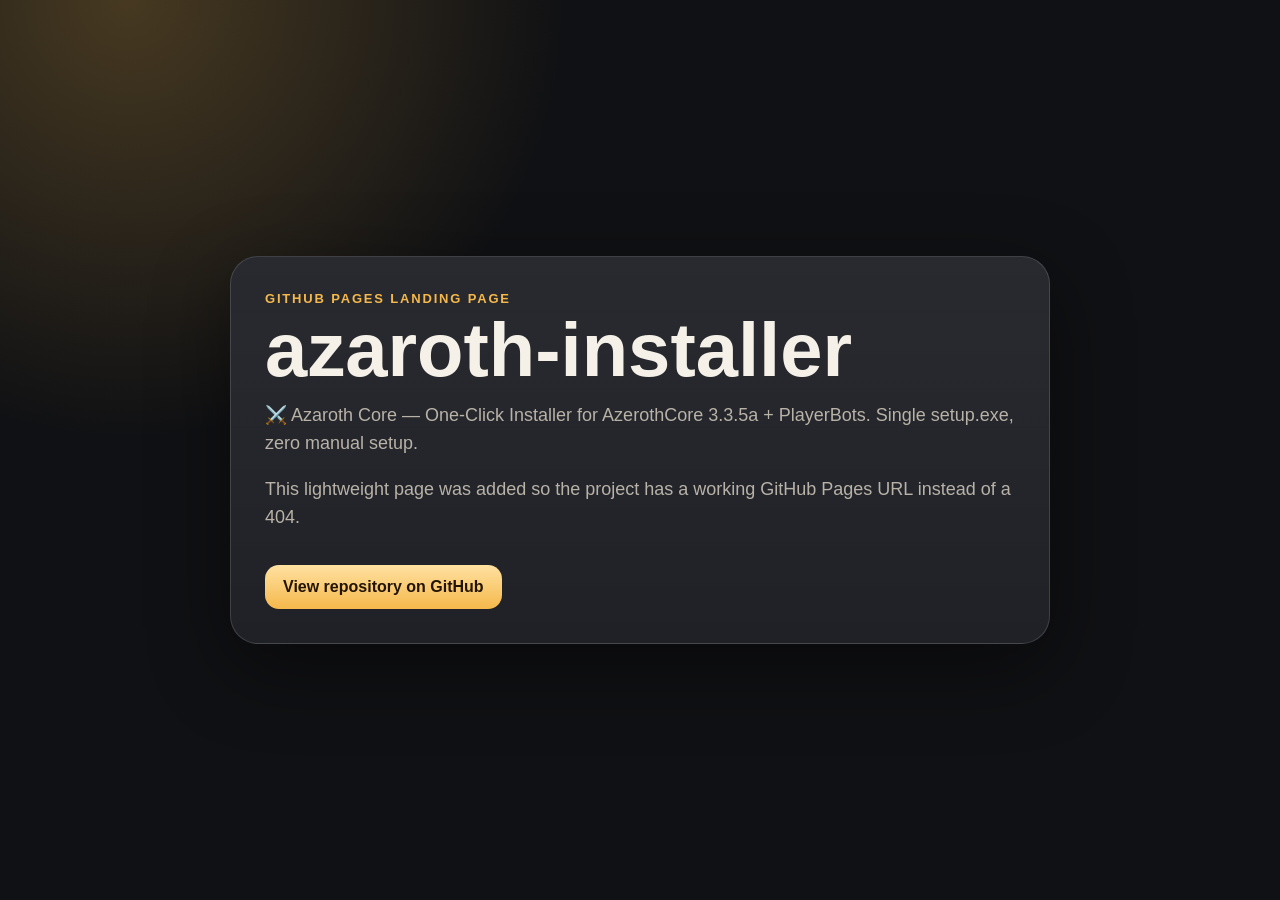
<file: docs/index.html>
<!doctype html>
<html lang="en">
<head>
  <meta charset="utf-8" />
  <meta name="viewport" content="width=device-width, initial-scale=1" />
  <meta name="description" content="⚔️ Azaroth Core — One-Click Installer for AzerothCore 3.3.5a + PlayerBots. Single setup.exe, zero manual setup." />
  <title>azaroth-installer</title>
  <style>
    :root { color-scheme: dark; --bg:#101114; --card:#1b1d23; --text:#f6f1e8; --muted:#b8b2a7; --accent:#f5b84b; }
    * { box-sizing:border-box; } body { margin:0; min-height:100vh; display:grid; place-items:center; padding:24px; font-family:Arial,Helvetica,sans-serif; color:var(--text); background:radial-gradient(circle at 10% 0%,rgba(245,184,75,.24),transparent 30%),var(--bg); }
    main { width:min(820px,100%); background:linear-gradient(180deg,rgba(255,255,255,.06),rgba(255,255,255,.02)),var(--card); border:1px solid rgba(255,255,255,.14); border-radius:28px; padding:34px; box-shadow:0 24px 80px rgba(0,0,0,.45); }
    .eyebrow { color:var(--accent); text-transform:uppercase; letter-spacing:.14em; font-size:13px; font-weight:800; }
    h1 { font-size:clamp(38px,7vw,76px); line-height:.9; margin:10px 0 18px; } p { color:var(--muted); font-size:18px; line-height:1.55; }
    a { display:inline-block; margin-top:16px; color:#231400; background:linear-gradient(180deg,#ffe1a1,#f5b84b); padding:13px 18px; border-radius:14px; text-decoration:none; font-weight:900; }
  </style>
</head>
<body>
  <main>
    <div class="eyebrow">GitHub Pages landing page</div>
    <h1>azaroth-installer</h1>
    <p>⚔️ Azaroth Core — One-Click Installer for AzerothCore 3.3.5a + PlayerBots. Single setup.exe, zero manual setup.</p>
    <p>This lightweight page was added so the project has a working GitHub Pages URL instead of a 404.</p>
    <a href="https://github.com/DLinacre/azaroth-installer">View repository on GitHub</a>
  </main>
</body>
</html>
</file>
